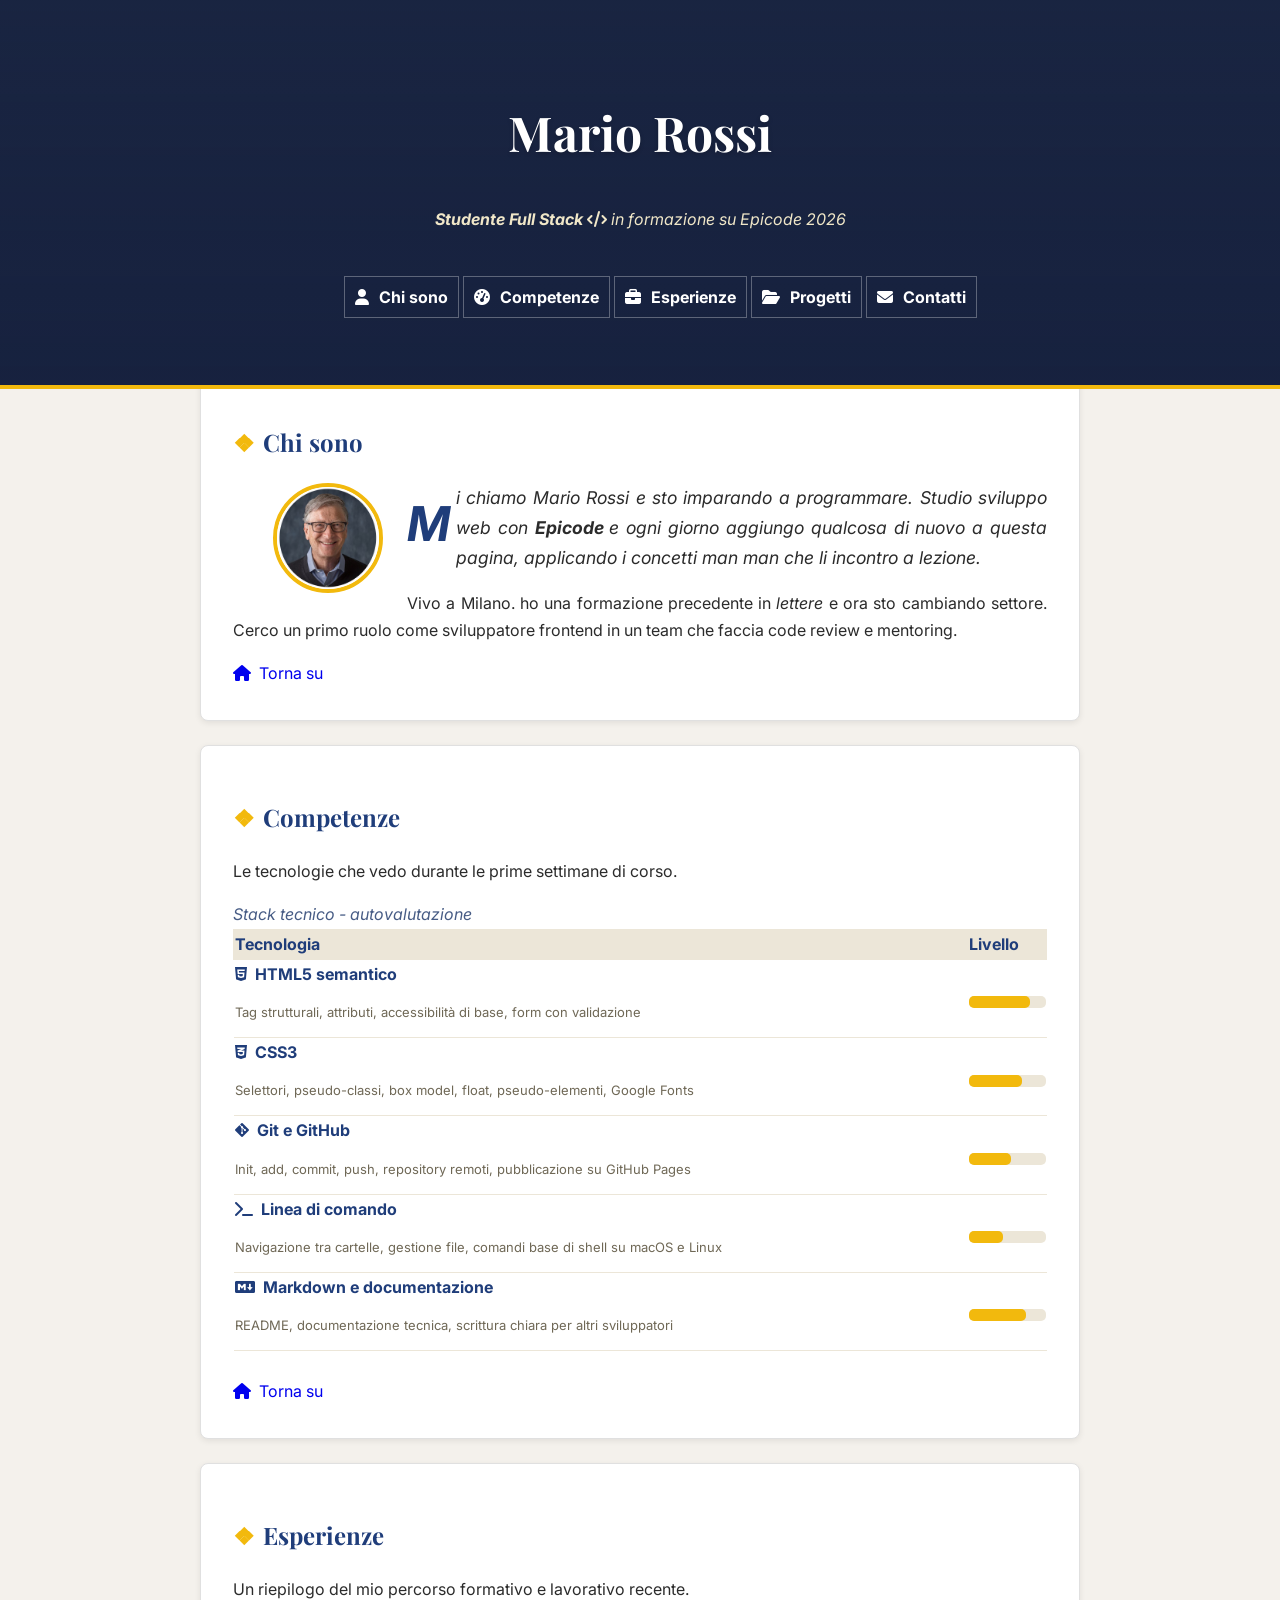
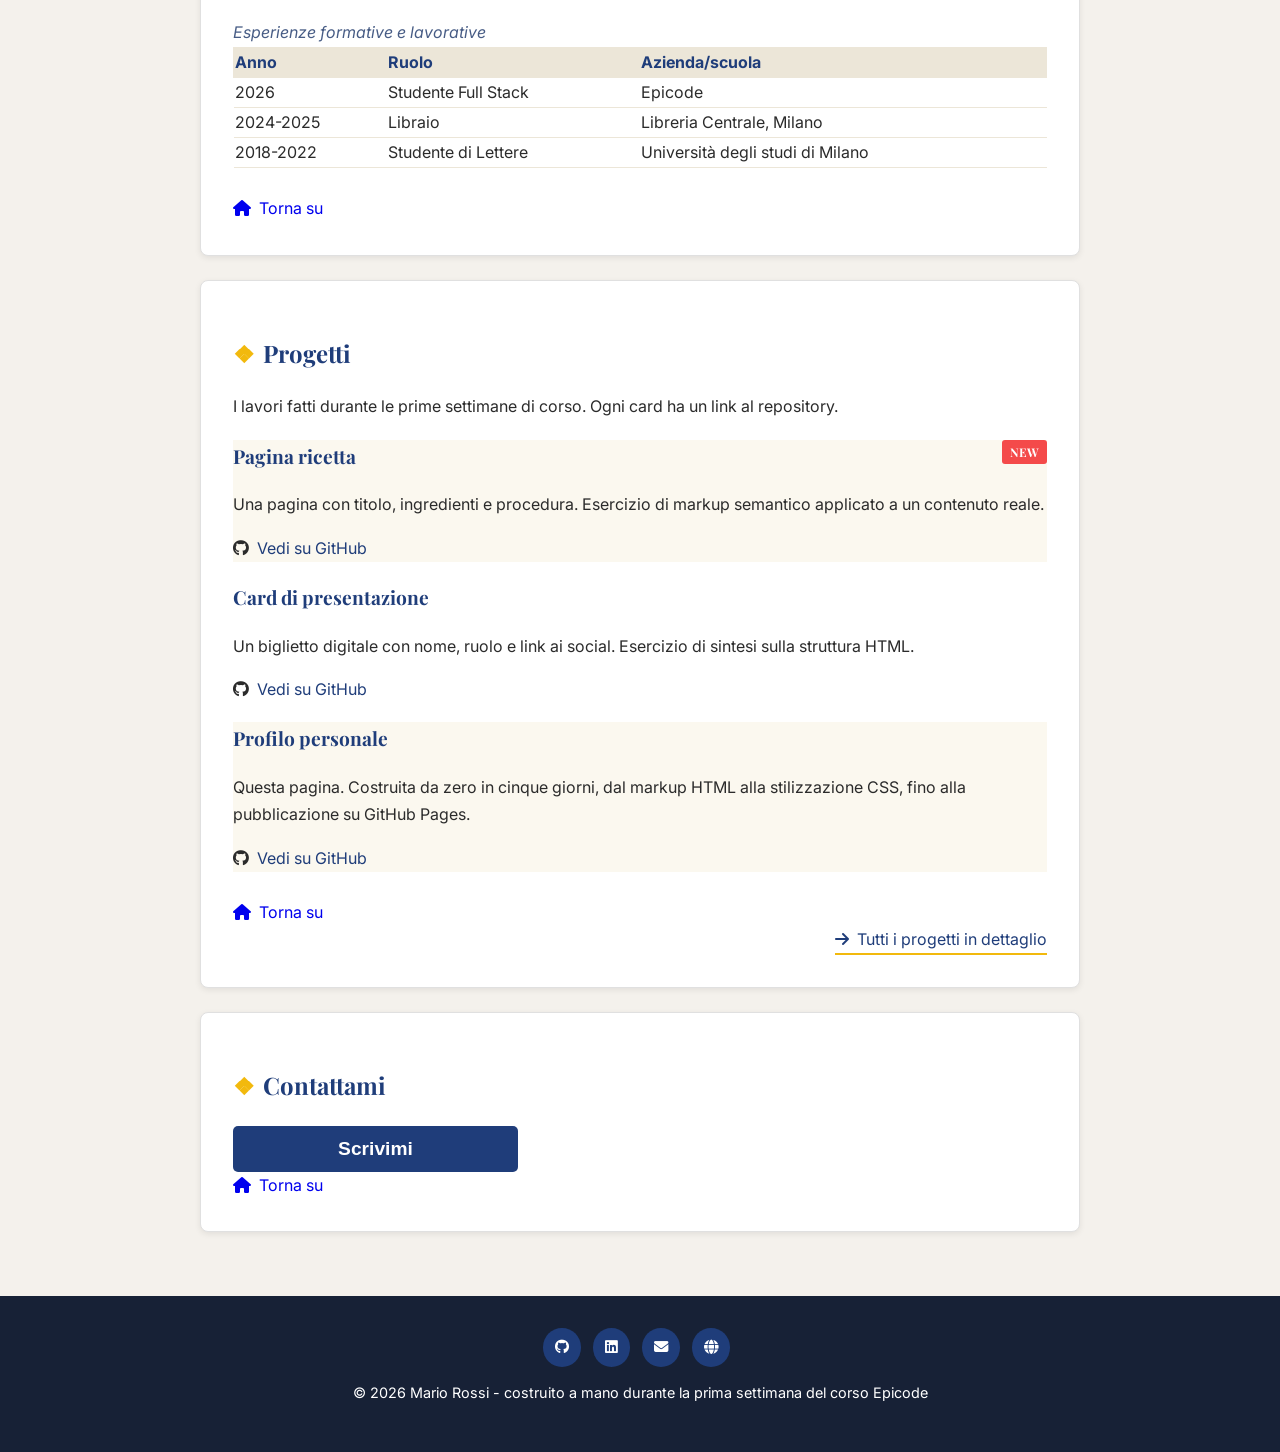
<file: index.html>
<!DOCTYPE html>
<html lang="it">

<head>
    <meta charset="UTF-8">
    <meta name="viewport" content="width=device-width, initial-scale=1.0">
    <title>Mario Rossi</title>
    <link rel="stylesheet" href="assets/css/style.css">
    <link
        href="https://fonts.googleapis.com/css2?family=Playfair+Display:wght@700;900&family=Inter:wght@400;600&display=swap"
        rel="stylesheet" />
    <link rel="stylesheet" href="https://cdnjs.cloudflare.com/ajax/libs/font-awesome/6.5.2/css/all.min.css" />
    <link
        href="https://fonts.googleapis.com/css2?family=Playfair+Display:wght@700;900&family=Inter:wght@400;600&display=swap"
        rel="stylesheet" />
    <script type="module" src="assets/js/script.js"></script>
</head>

<body>
    <header id="site-header">
        <h1>Mario Rossi</h1>
        <p class="tagline"><b>Studente Full Stack </b><i class="fa-solid fa-code"></i> in formazione su Epicode 2026</p>
        <nav>
            <ul>
                <li><a href="#chi-sono"><i class="fa-solid fa-user"></i>Chi sono</a></li>
                <li><a href="#competenze"><i class="fa-solid fa-gauge-high"></i>Competenze</a></li>
                <li><a href="#esperienze"><i class="fa-solid fa-briefcase"></i>Esperienze</a></li>
                <li><a href="#progetti"><i class="fa-sharp fa-solid fa-folder-open"></i>Progetti</a></li>
                <li><a href="#contattami"><i class="fa-solid fa-envelope"></i>Contatti</a></li>
            </ul>
        </nav>
    </header>
    <main>
        <section id="chi-sono">
            <h2>Chi sono</h2>
            <figure>
                <figcaption>
                    <img class="avatar" src="assets/img/foto-profilo-bill-gates.jpg" alt="foto profilo">
                </figcaption>
            </figure>
            <p>Mi chiamo Mario Rossi e sto imparando a programmare. Studio sviluppo web con <b>Epicode </b> e ogni
                giorno aggiungo qualcosa di nuovo a questa pagina, applicando i concetti man man che li incontro a
                lezione.</p>
            <p>Vivo a Milano. ho una formazione precedente in <i>lettere</i> e ora sto cambiando settore. Cerco un primo
                ruolo come sviluppatore frontend in un team che faccia code review e mentoring.</p>
            <a class="home" href="index.html"><i class="fa-solid fa-house"></i>Torna su</a>
        </section>
        <section id="competenze">
            <h2>Competenze</h2>
            <p>Le tecnologie che vedo durante le prime settimane di corso.</p>
            <table class="skill-list">
                <caption class="skil-c">Stack tecnico - autovalutazione</caption>
                <thead>
                    <tr>
                        <th>Tecnologia</th>
                        <th>Livello</th>
                    </tr>
                </thead>
                <tbody>
                    <tr>
                        <td><i class="fa-brands fa-html5"></i><b>HTML5 semantico</b>
                            <p>Tag strutturali, attributi, accessibilità di base, form con validazione</p>
                        </td>
                        <td>
                            <div class="bar">
                                <div class="bar-fill"></div>
                            </div>
                        </td>
                    </tr>
                    <tr>
                        <td><i class="fa-brands fa-css3-alt"></i><b>CSS3</b>
                            <p>Selettori, pseudo-classi, box model, float, pseudo-elementi, Google Fonts</p>
                        </td>
                        <td>
                            <div class="bar">
                                <div class="bar-fill"></div>
                            </div>
                        </td>
                    </tr>
                    <tr>
                        <td><i class="fa-brands fa-git-alt"></i><b>Git e GitHub</b>
                            <p>Init, add, commit, push, repository remoti, pubblicazione su GitHub Pages</p>
                        </td>
                        <td>
                            <div class="bar">
                                <div class="bar-fill"></div>
                            </div>
                        </td>
                    </tr>
                    <tr>
                        <td><i class="fa-solid fa-terminal"></i><b>Linea di comando</b>
                            <p>Navigazione tra cartelle, gestione file, comandi base di shell su macOS e Linux</p>
                        </td>
                        <td>
                            <div class="bar">
                                <div class="bar-fill"></div>
                            </div>
                        </td>
                    </tr>
                    <tr>
                        <td><i class="fa-brands fa-markdown"></i><b>Markdown e documentazione</b>
                            <p>README, documentazione tecnica, scrittura chiara per altri sviluppatori</p>
                        </td>
                        <td>
                            <div class="bar">
                                <div class="bar-fill"></div>
                            </div>
                        </td>
                    </tr>
                </tbody>
            </table>
            <br>
            <a class="home" href="index.html"><i class="fa-solid fa-house"></i>Torna su</a>
        </section>
        <section id="esperienze">
            <h2>Esperienze</h2>
            <p>Un riepilogo del mio percorso formativo e lavorativo recente.</p>
            <div class="table-wrapper">
                <table>
                    <caption>Esperienze formative e lavorative</caption>
                    <thead>
                        <tr>
                            <th>Anno</th>
                            <th>Ruolo</th>
                            <th>Azienda/scuola</th>
                        </tr>
                    </thead>
                    <tbody>
                        <tr>
                            <td>2026</td>
                            <td>Studente Full Stack</td>
                            <td>Epicode</td>
                        </tr>
                        <tr>
                            <td>2024-2025</td>
                            <td>Libraio</td>
                            <td>Libreria Centrale, Milano</td>
                        </tr>
                        <tr>
                            <td>2018-2022</td>
                            <td>Studente di Lettere</td>
                            <td>Università degli studi di Milano</td>
                        </tr>
                    </tbody>
                </table>
            </div>
            <br>
            <a class="home" href="index.html"><i class="fa-solid fa-house"></i>Torna su</a>
        </section>
        <section id="progetti">
            <h2>Progetti</h2>
            <p>I lavori fatti durante le prime settimane di corso. Ogni card ha un link al repository.</p>
            <article class="project">
                <h3>Pagina ricetta</h3>
                <p>Una pagina con titolo, ingredienti e procedura. Esercizio di markup semantico applicato a un
                    contenuto reale.</p>
                <i class="fa-brands fa-github"></i><a class="git" href="javascript:void(0)">Vedi su GitHub</a>
            </article>
            <article class="project">
                <h3>Card di presentazione</h3>
                <p>Un biglietto digitale con nome, ruolo e link ai social. Esercizio di sintesi sulla struttura HTML.
                </p>
                <i class="fa-brands fa-github"></i><a class="git" href="javascript:void(0)">Vedi su GitHub</a>
            </article>
            <article class="project">
                <h3>Profilo personale</h3>
                <p>Questa pagina. Costruita da zero in cinque giorni, dal markup HTML alla stilizzazione CSS, fino alla
                    pubblicazione su GitHub Pages.
                </p>
                <i class="fa-brands fa-github"></i><a class="git" href="javascript:void(0)">Vedi su GitHub</a>
            </article>
            <br>
            <a class="home" href="index.html"><i class="fa-solid fa-house"></i>Torna su</a>
            <br>
            <a class="l-progetti" href="progetti.html">
                <span><i class="fa-solid fa-arrow-right"></i>Tutti i progetti in dettaglio</a></span>
        </section>
        <section id="contattami">
            <h2>Contattami</h2>
            <button type="button" id="scrivimi">Scrivimi</button>
            <div class="overlay">
                <div class="modal">
                    <button type="button" class="closeModal">❌</button>
                    <p>Compila il form per scrivermi. Rispondo entro 24 ore nei giorni lavorativi.</p>
                    <form>
                        <label for="Nome">Nome</label>
                        <br>
                        <input type="text" id="nome" name="nome" placeholder="il tuo nome">
                        <br><br>
                        <label for="email">Email</label>
                        <br>
                        <input type="email" id="email" name="email" placeholder="tu@esempio.it">
                        <br><br>
                        <label for="select">Motivo del contatto</label>
                        <br>
                        <select name="select" id="select">
                            <option value=""></option>
                            <option value="Proposta di lavoro">Proposta di lavoro</option>
                            <option value="Informazioni generali">Informazioni generali</option>
                            <option value="Proposta di stage">Proposta di stage</option>
                            <option value="Proposta di stage">Corso di formazione</option>
                        </select>
                        <br><br>
                        <label for="data">Data preferita per la risposta</label>
                        <br>
                        <input type="date">
                        <br><br>
                        <label for="messaggio">Messaggio</label>
                        <br>
                        <textarea name="messsaggio" id="messaggio" placeholder="Scrivi qui il tuo messaggio..." rows="5"
                            required></textarea>
                        <br><br>
                        <input type="checkbox" id="checkbox">
                        <label class="l-check" for="checkbox">Accetto di essere ricontattato all'indirizzo
                            indicato</label>
                        <br><br>
                        <button type="submit" id="bottone"><i
                                class="fa-mosaic fa-solid fa-paper-plane"></i>Invia</button>
                    </form>
                </div>
            </div>
            <br>
            <a class="home" href="index.html"><i class="fa-solid fa-house"></i>Torna su</a>
        </section>
    </main>
    <div class="tornaSu">
        <a href="#">
            <div id="tornaSu"></div>
        </a>
    </div>
    <footer id="site-footer">
        <a href="javascript:void(0)"></a><i class="fa-brands fa-github"></i>
        <a href="javascript:void(0)"></a><i class="fa-brands fa-linkedin"></i>
        <a href="javascript:void(0)"></a><i class="fa-solid fa-envelope"></i>
        <a href="javascript:void(0)"></a><i class="fa-solid fa-globe"></i>
        <p>&copy; 2026 Mario Rossi - costruito a mano durante la prima settimana del corso Epicode</p>
    </footer>
</body>

</html>
</file>
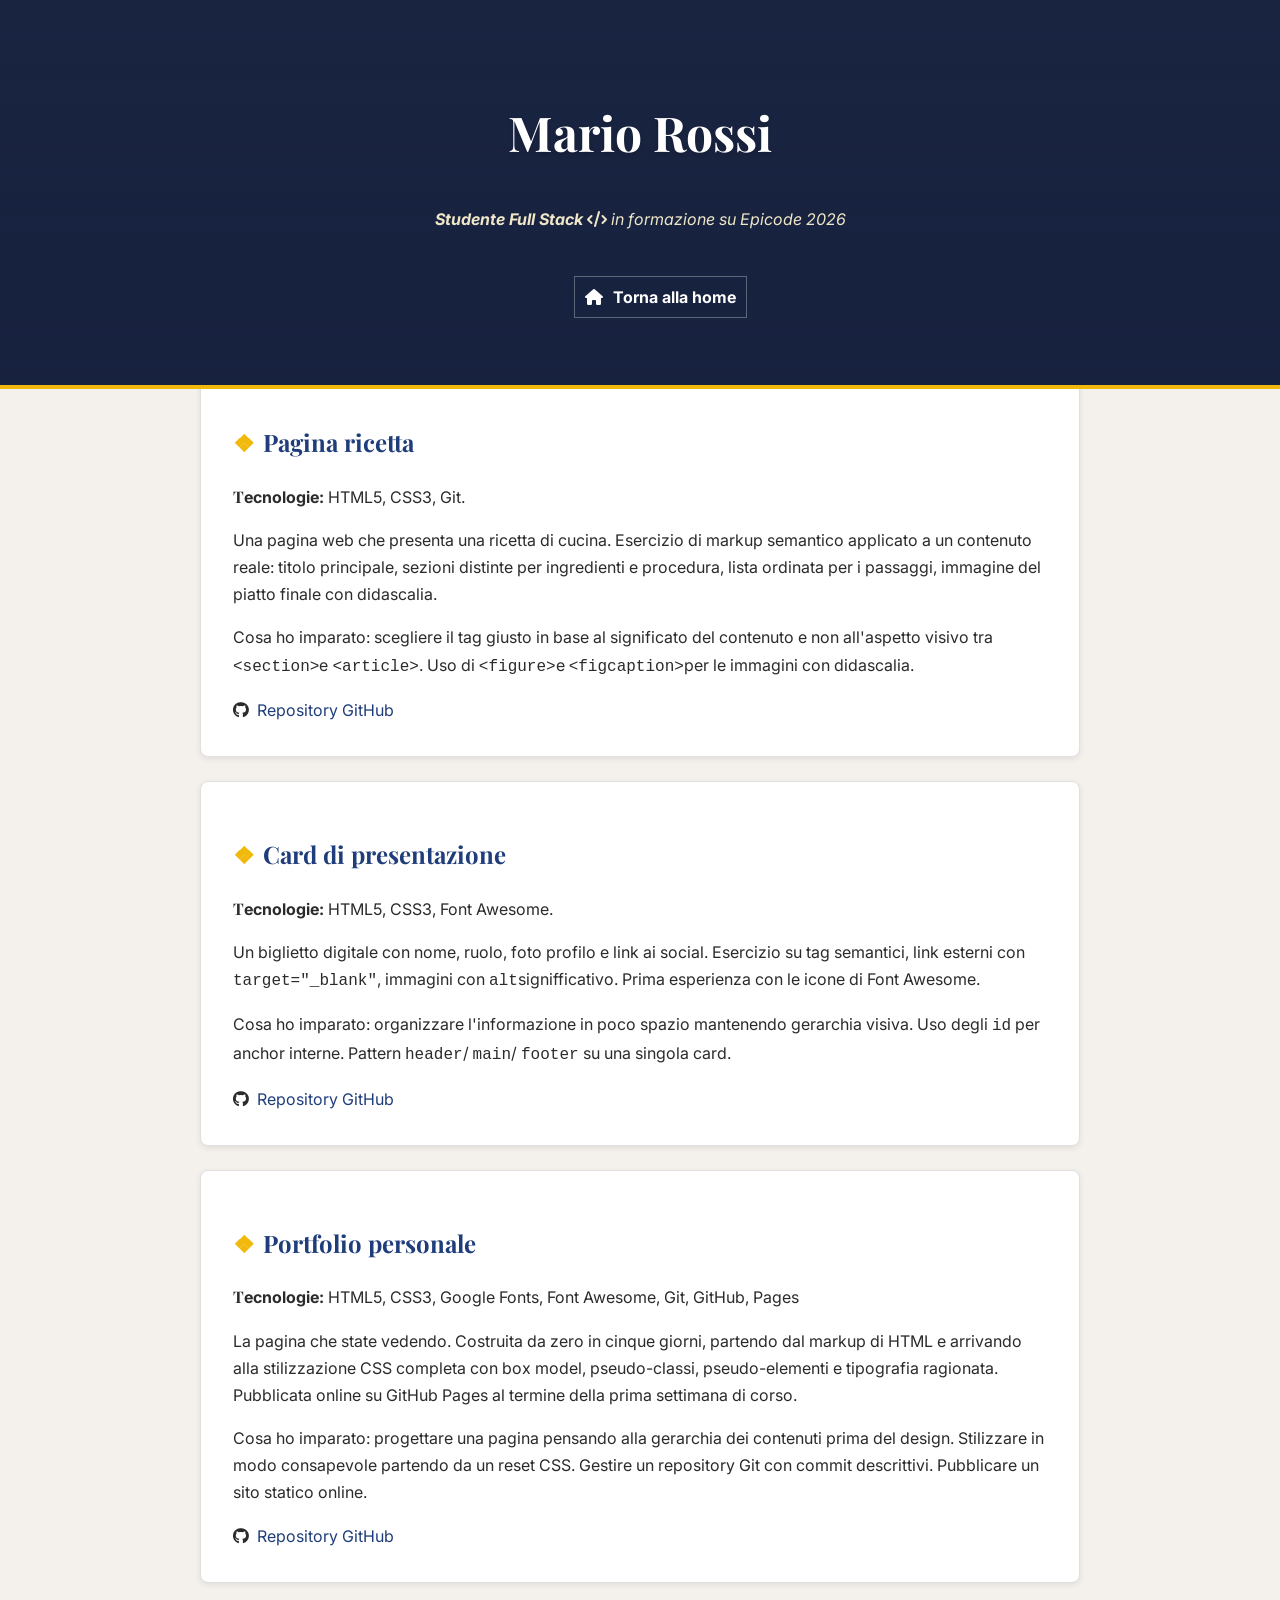
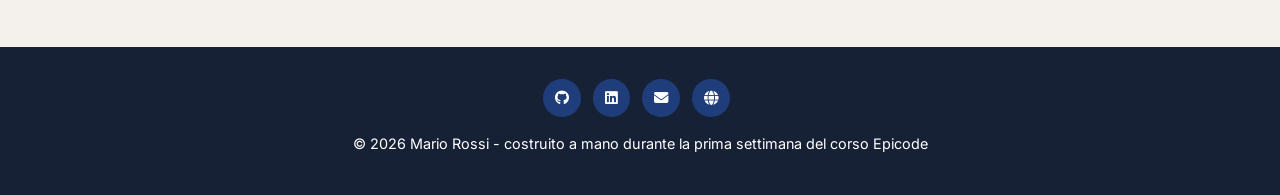
<file: progetti.html>
<!DOCTYPE html>
<html lang="it">

<head>
    <meta charset="UTF-8">
    <meta name="viewport" content="width=device-width, initial-scale=1.0">
    <title>Mario Rossi</title>
    <link rel="stylesheet" href="assets/css/style.css">
    <link
        href="https://fonts.googleapis.com/css2?family=Playfair+Display:wght@700;900&family=Inter:wght@400;600&display=swap"
        rel="stylesheet" />
    <link rel="stylesheet" href="https://cdnjs.cloudflare.com/ajax/libs/font-awesome/6.5.2/css/all.min.css" />
    <link
        href="https://fonts.googleapis.com/css2?family=Playfair+Display:wght@700;900&family=Inter:wght@400;600&display=swap"
        rel="stylesheet" />
</head>

<body>
    <header id="site-header">
        <h1>Mario Rossi</h1>
        <p class="tagline"><b>Studente Full Stack </b><i class="fa-solid fa-code"></i> in formazione su Epicode 2026</p>
        <nav>
            <ul>
                <li><a href="index.html"><i class="fa-solid fa-house"></i></i>Torna alla home</a></li>
            </ul>
        </nav>
    </header>
    <main>
        <section id="p-ricetta">
            <h2>Pagina ricetta</h2>

            <p><b>Tecnologie:</b> HTML5, CSS3, Git.</p>
            <p>Una pagina web che presenta una ricetta di cucina. Esercizio di markup semantico applicato a un contenuto
                reale: titolo principale, sezioni distinte per ingredienti e procedura, lista ordinata per i passaggi,
                immagine del piatto finale con didascalia.</p>
            <p>Cosa ho imparato: scegliere il tag giusto in base al significato del contenuto e non all'aspetto visivo
                tra <code>&lt;section&gt;</code>e <code>&lt;article&gt;</code>. Uso di <code>&lt;figure&gt;</code>e
                <code>&lt;figcaption&gt;</code>per le immagini con didascalia.</p>

            <i class="fa-brands fa-github"></i><a class="git" href="javascript:void(0)">Repository GitHub</a>

        </section>
        <section id="c-presentazione">
            <h2>Card di presentazione</h2>
            <p><b>Tecnologie:</b> HTML5, CSS3, Font Awesome.</p>
            <p>Un biglietto digitale con nome, ruolo, foto profilo e link ai social. Esercizio su tag semantici, link
                esterni con <code>target="_blank"</code>, immagini con <code>alt</code>signifficativo. Prima esperienza
                con le icone di Font Awesome.</p>
            <p>Cosa ho imparato: organizzare l'informazione in poco spazio mantenendo gerarchia visiva. Uso degli
                <code>id</code> per anchor interne. Pattern <code>header</code>/ <code>main</code>/ <code>footer</code>
                su una singola card.</p>

            <i class="fa-brands fa-github"></i><a class="git" href="javascript:void(0)">Repository GitHub</a>
        </section>
        <section id="p-personale">
            <h2>Portfolio personale</h2>
            <p><b>Tecnologie:</b> HTML5, CSS3, Google Fonts, Font Awesome, Git, GitHub, Pages</p>
            <p>La pagina che state vedendo. Costruita da zero in cinque giorni, partendo dal markup di HTML e arrivando
                alla stilizzazione CSS completa con box model, pseudo-classi, pseudo-elementi e tipografia ragionata.
                Pubblicata online su GitHub Pages al termine della prima settimana di corso.</p>
            <p>Cosa ho imparato: progettare una pagina pensando alla gerarchia dei contenuti prima del design.
                Stilizzare in modo consapevole partendo da un reset CSS. Gestire un repository Git con commit
                descrittivi. Pubblicare un sito statico online.</p>

            <i class="fa-brands fa-github"></i><a class="git" href="javascript:void(0)">Repository GitHub</a>
        </section>
    </main>
    <footer id="site-footer">
        <i class="fa-brands fa-github"></i>
        <i class="fa-brands fa-linkedin"></i>
        <i class="fa-solid fa-envelope"></i>
        <i class="fa-solid fa-globe"></i>
        <p>&copy; 2026 Mario Rossi - costruito a mano durante la prima settimana del corso Epicode</p>
    </footer>
</body>

</html>
</file>
<file: assets/css/style.css>
*,
*::before,
*::after {
    box-sizing: border-box
}

@import url('https://fonts.googleapis.com/css2?family=Roboto:ital,wght@0,100..900;1,100..900&display=swap');

html {
    scroll-padding-top: 420px;
}

body {
    font-family: 'Inter', Arial, sans-serif;
    font-size: 16px;
    line-height: 1.7;
    margin: 0;
    background-color: #f4f1ec;
    color: #2b2b2b;
}

h1,
h2,
h3,
#p-ricetta>p:first-of-type::first-letter,
#c-presentazione>p:first-of-type::first-letter,
#p-personale>p:first-of-type::first-letter {
    font-family: 'Playfair Display', Georgia, serif;
}



header {
    background-color: hsl(220, 40%, 20%);
    background-image:
        linear-gradient(rgba(20, 30, 60, 0.55), rgba(20, 30, 60, 0.75)),
        url('https://picsum.photos/seed/picsum/1240/768');
    background-size: cover;
    background-position: center;
    color: #ffffff;
    text-align: center;
    position: sticky;
    top: 0;
    z-index: 1000;
}

#site-header h1 {
    font-size: 3rem;
    font-weight: bold;
}

.tagline {
    color: #f0e7c8;
    font-style: italic;
}

nav a {
    border: 1px solid rgba(255, 255, 255, 0.3);
    color: white;
    font-weight: bold;
    line-height: 3;
    text-decoration: none;
    padding: 10px;
}

nav i {
    margin-right: 10px;
}

nav a:hover {
    color: hsl(45, 90%, 60%);
    background-color: rgba(255, 255, 255, 0.15);
}

main h2,
main h3 {
    color: #1F3D7A;
}

main h3 {
    font-size: 1.2rem;
}

#chi-sono {
    background-color: #ffffff;
    text-align: justify;
}

#chi-sono>p:first-of-type {
    font-size: 1.1em;
    font-style: italic;

}

#chi-sono,
#competenze,
#esperienze,
#progetti,
#contattami {
    background-color: white;
}

.skill-list li:nth-child(odd) {
    background-color: #f5f7fb;
}

.skill-list li:nth-child(even) {
    background-color: #ffffff;
}

.skill-list li:first-child {
    font-weight: bold;
}

.skill-list i {
    color: #1F3D7A;
}

.skill-list td b {
    color: #1F3D7A;
}

.project:nth-of-type(odd) {
    background-color: hsl(45, 60%, 96%);
}

.project:nth-of-type(even) {
    background-color: rgba(255, 255, 255, 0.856);
}

label {
    font-weight: bold;
    color: #1F3D7A;
}

.l-check {
    color: #2b2b2b;
    font-weight: normal;
}

input,
textarea,
select {
    font-family: "Helvetica Neue", Arial, sans-serif;
    font-size: 1rem;
    width: 100%;
    background-color: #fbf8f1;
    padding: 6px;
    border-radius: 4px;
    border-color: 1px solid #d6cfbf;
}

input:focus,
textarea:focus {
    background-color: #232323;
    color: white;
}

button {
    color: white;
    background-color: hsl(220, 60%, 30%);
    font-weight: bold;
    width: 100%;
    padding: 12px 24px;
    border: none;
    border-radius: 4px;
    box-shadow: 0 2 px 4px rgba(0, 0, 0, 0.1);
}

button i {
    margin-right: 8px;
}

button:hover {
    color: hsl(220, 60%, 45%);
    box-shadow: 0 4px 8px rgba(0, 0, 0, 0.15);
}

#site-footer {
    background-color: #172136;
    color: #ffffff;
    text-align: center;
    font-size: 0.9rem;
    padding: 32px 20px;
    text-align: center;
}

#site-footer i {
    border-radius: 50%;
    padding: 12px;
    margin-right: 8px;
    background-color: #1F3D7A;
}

#site-footer i:hover {
    background-color: hsl(45, 90%, 50%);
    ;
    color: #172136;
    cursor: pointer;
}


input[type="checkbox"] {
    width: auto;
}

main {
    max-width: 920px;
    margin: 0 auto;
    padding: 40px 20px;
    margin-top: -60px;

}

main section {
    padding: 32px;
    margin-bottom: 24px;
    border: 1px solid#e0e0e0;
    border-radius: 8px;
    box-shadow: 0 2px 6px rgba(0, 0, 0, 0.08);
}

main section h2::before {
    content: "\2756";
    color: hsl(45, 90%, 50%);
    margin-right: 8px;
}

#site-header {
    padding: 60px 20px 40px;
    border-bottom: 4px solid hsl(45, 90%, 50%);
}

#site-header h1 {
    text-shadow: 0 2px 4px rgba(0, 0, 0, 0.2);
}

#site-header nav {
    display: inline-block;
    padding: 8px 16px;
    margin: 0 4px;
    border-radius: 4px;
    text-align: center;
}

input::placeholder,
textarea::placeholder {
    color: #a39b87;
    font-style: italic;
}



.avatar {
    width: 110px;
    height: 110px;
    border: 4px solid hsl(45, 90%, 50%);
    border-radius: 50%;
    display: block;
    margin: 0 auto;
}

#competenze {
    clear: both;
}

#chi-sono>p:first-of-type::first-letter {
    font-size: 3rem;
    font-weight: bold;
    float: left;
    margin-right: 6px;
    color: #1F3D7A;
}

.project:first-of-type h3::after {
    content: "NEW";
    display: inline-block;
    padding: 2px 8px;
    margin-left: 12px;
    background-color: #F44A4A;
    color: #ffffff;
    border-radius: 3px;
    font-size: 0.75rem;
    position:absolute;
    top:0;
    right:0;

}
.project {
    position:relative;
}

nav ul li {
    display: inline-block;
    text-align: center;
}

table {
    width: 100%;
    border-collapse: collapse;
}

th,
td {
    border-bottom: 1px solid #ece6d8;

}

thead {
    border: 1px solid #ece6d8;
    background-color: #ece6d8;
    color: #1F3D7A;
    text-align: left;
}

caption {
    text-align: start;
    color: hsl(220, 30%, 40%);
    font-style: italic;
}

.skill-list p {
    color: #6f6856;
    font-size: small;
}

.l-progetti {
    display: block;
    text-align: end;
    color: #1F3D7A;
    text-decoration: none;
}

.l-progetti i {
    margin-right: 8px;
}

.l-progetti span {
    display: inline-block;
    border-bottom: 2px solid hsl(45, 90%, 50%);
}

.home i {
    margin-right: 8px;

}

.home {
    text-decoration: none;
}

.git {
    text-decoration: none;
    color: #1F3D7A;

}

.project i {
    margin-right: 8px;
}

td i {
    margin-right: 8px;
}

#p-ricetta,
#c-presentazione,
#p-personale {
    background-color: white;
}

.fa-github {
    margin-right: 8px;
}

.bar {
    background-color: #ece6d8;
    border-radius: 5px;
    height: 12px;
    width: 100%;
    margin-top: 10%;
}

.bar-fill {
    background-color: hsl(45, 90%, 50%);
    height: 100%;
    border-radius: 5px;
}

.skill-list tbody tr:nth-child(1) .bar-fill {
    width: 80%;
}

.skill-list tbody tr:nth-child(2) .bar-fill {
    width: 70%;
}

.skill-list tbody tr:nth-child(3) .bar-fill {
    width: 55%;
}

.skill-list tbody tr:nth-child(4) .bar-fill {
    width: 45%;
}

.skill-list tbody tr:nth-child(5) .bar-fill {
    width: 75%;
}

img {
    max-width: 100%;
    height: auto;
}

.tornaSu div {
    width: 50px;
	height: 50px;
}
#tornaSu {
    background: url('https://www.alessandracagalli-psicologa.it/wp-content/uploads/2015/10/alessandracagalli-psicologa-torna-su-13.png');
	background-size: contain;
	position: fixed;
	right: 10px;
	bottom: 50px;
}

#tornaSu:hover {
    background-color:white;
    border-radius: 50%;
}

.overlay {
	display: none;
	position: fixed;
	inset: 0;
	background-color: rgba(0, 0, 0, 0.5);
	z-index: 2000;
}

.modal {
	position: absolute;
	top: 50%;
	left: 50%;
	transform: translate(-50%, -50%);
	background-color: white;
	padding: 25px;
	border-radius: 10px;
	max-width: 480px;
}

#scrivimi {
	font-size: 1.2rem;
	border-radius: 5px;
	cursor: pointer;
}

#scrivimi:hover {
    color: hsl(220, 60%, 45%);
    box-shadow: 0 4px 8px rgba(0, 0, 0, 0.15);
}

.closeModal {
    position: absolute;
    top: 0px;
    right: 0px;
	cursor: pointer;
}

@media (min-width: 768px) {
    .avatar {
        float: left;
        margin: 0 24px 12px 0;
    }

    input,
    select,
    textarea {
        width: 60%
    }

    button {
        width: 30%
    }
}

@media (min-width: 1200px) {
    .avatar {
        float: left;
        margin: 0 24px 12px 0;
    }
    
    input,
    select,
    textarea {
        width: 70%
    }

    button {
        width: 35%
    }
}
</file>
